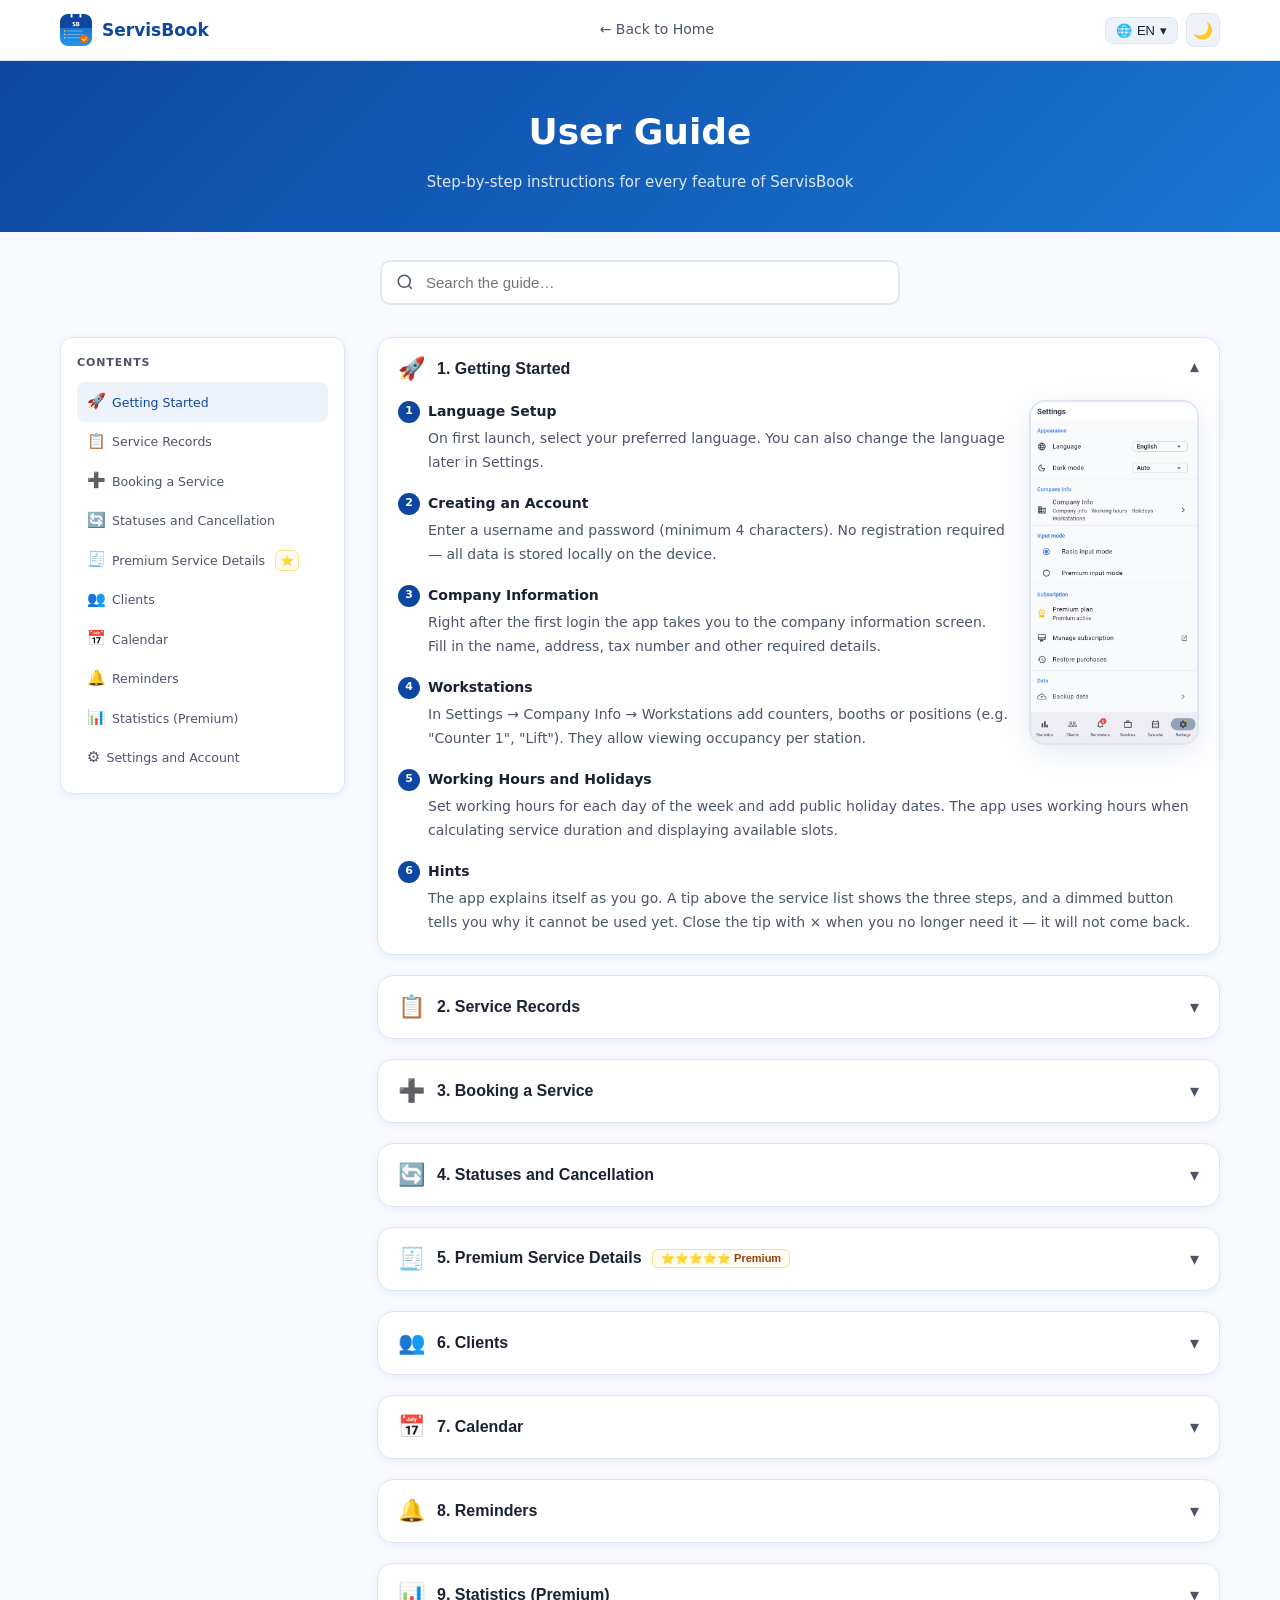
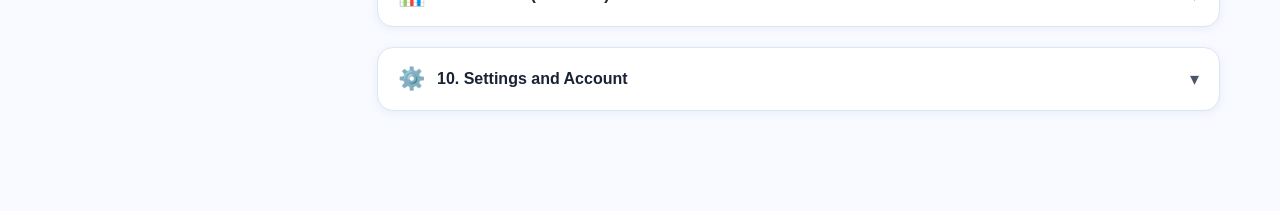
<file: guide.html>
<!DOCTYPE html>
<html lang="en">
<head>
  <meta charset="UTF-8">
  <meta name="viewport" content="width=device-width,initial-scale=1">
  <title>ServisBook — User Guide</title>
  <meta name="description" content="Complete user guide for ServisBook — getting started, service records, calendar, reminders, statistics and more.">
  <style>
    :root {
      --bg: #f8faff; --bg-alt: #eef2fb; --nav-bg: rgba(255,255,255,.96);
      --text: #1a2333; --text-muted: #4a5568; --border: #dde6f3;
      --primary: #0D47A1; --primary-l: #1565C0; --primary-xl: #1976D2;
      --gold: #F9A825; --gold-bg: #fffbf0; --gold-border: #ffe082;
      --card: #ffffff;
      --shadow-sm: 0 2px 8px rgba(13,71,161,.07);
      --shadow: 0 8px 32px rgba(13,71,161,.10);
      --r: 12px;
    }
    @media (prefers-color-scheme: dark) {
      :root:not([data-theme="light"]) {
        --bg: #0a1628; --bg-alt: #0d1f38; --nav-bg: rgba(10,22,40,.96);
        --text: #dde8f4; --text-muted: #7a9ab5; --border: #1a3355;
        --card: #0f1e35; --gold-bg: #1c1500; --gold-border: #3d2e00;
        --shadow-sm: 0 2px 8px rgba(0,0,0,.25);
        --shadow: 0 8px 32px rgba(0,0,0,.35);
      }
    }
    :root[data-theme="dark"] {
      --bg: #0a1628; --bg-alt: #0d1f38; --nav-bg: rgba(10,22,40,.96);
      --text: #dde8f4; --text-muted: #7a9ab5; --border: #1a3355;
      --card: #0f1e35; --gold-bg: #1c1500; --gold-border: #3d2e00;
      --shadow-sm: 0 2px 8px rgba(0,0,0,.25); --shadow: 0 8px 32px rgba(0,0,0,.35);
    }
    :root[data-theme="light"] {
      --bg: #f8faff; --bg-alt: #eef2fb; --nav-bg: rgba(255,255,255,.96);
      --text: #1a2333; --text-muted: #4a5568; --border: #dde6f3;
      --card: #ffffff; --gold-bg: #fffbf0; --gold-border: #ffe082;
      --shadow-sm: 0 2px 8px rgba(13,71,161,.07); --shadow: 0 8px 32px rgba(13,71,161,.10);
    }

    *, *::before, *::after { box-sizing: border-box; margin: 0; padding: 0; }
    html { scroll-behavior: smooth; }
    body { font-family: -apple-system, BlinkMacSystemFont, 'Segoe UI', system-ui, sans-serif;
      background: var(--bg); color: var(--text); line-height: 1.7; font-size: 15px; }
    img { max-width: 100%; display: block; }
    a { color: var(--primary-xl); }

    /* NAV */
    .nav {
      position: sticky; top: 0; z-index: 100;
      background: var(--nav-bg); backdrop-filter: blur(12px);
      border-bottom: 1px solid var(--border);
    }
    .nav-inner {
      max-width: 1200px; margin: 0 auto;
      display: flex; align-items: center; justify-content: space-between;
      padding: 0 20px; height: 60px; gap: 16px;
    }
    .nav-logo { display: flex; align-items: center; gap: 10px; text-decoration: none; }
    .nav-logo img { width: 32px; height: 32px; border-radius: 8px; }
    .nav-logo span { font-weight: 700; font-size: 17px; color: var(--primary); }
    .nav-back { font-size: 14px; color: var(--text-muted); text-decoration: none; display: flex; align-items: center; gap: 4px; white-space: nowrap; }
    .nav-back:hover { color: var(--primary); }
    .nav-right { display: flex; align-items: center; gap: 8px; }
    .theme-btn {
      background: var(--bg-alt); border: 1px solid var(--border); border-radius: 8px;
      width: 34px; height: 34px; cursor: pointer; font-size: 16px;
      display: flex; align-items: center; justify-content: center;
    }

    /* HEADER */
    .guide-header {
      background: linear-gradient(135deg, var(--primary) 0%, var(--primary-xl) 100%);
      color: #fff; padding: 40px 20px 36px; text-align: center;
    }
    .guide-header h1 { font-size: clamp(22px, 5vw, 36px); font-weight: 800; margin-bottom: 8px; }
    .guide-header p { opacity: .85; font-size: 15px; max-width: 520px; margin: 0 auto; }

    /* SEARCH */
    .search-wrap { max-width: 560px; margin: 28px auto 0; padding: 0 20px; }
    .search-input {
      width: 100%; padding: 12px 16px 12px 44px; border-radius: 10px;
      border: 2px solid var(--border); background: var(--card); color: var(--text);
      font-size: 15px; outline: none; transition: border-color .15s;
      background-image: url("data:image/svg+xml,%3Csvg xmlns='http://www.w3.org/2000/svg' width='18' height='18' viewBox='0 0 24 24' fill='none' stroke='%234a5568' stroke-width='2'%3E%3Ccircle cx='11' cy='11' r='8'/%3E%3Cpath d='m21 21-4.35-4.35'/%3E%3C/svg%3E");
      background-repeat: no-repeat; background-position: 14px center;
    }
    .search-input:focus { border-color: var(--primary-xl); }

    /* LAYOUT */
    .guide-layout {
      max-width: 1200px; margin: 0 auto;
      display: grid; grid-template-columns: 1fr;
      padding: 32px 20px 80px; gap: 32px;
    }

    /* SIDEBAR */
    .sidebar {
      display: none;
    }
    .sidebar-inner {
      position: sticky; top: 76px;
      background: var(--card); border: 1px solid var(--border);
      border-radius: var(--r); padding: 16px; box-shadow: var(--shadow-sm);
    }
    .sidebar-title {
      font-size: 11px; font-weight: 700; color: var(--text-muted);
      text-transform: uppercase; letter-spacing: .08em; margin-bottom: 10px;
    }
    .sidebar-link {
      display: flex; align-items: center; gap: 6px;
      padding: 7px 10px; border-radius: 8px; text-decoration: none;
      font-size: 12.5px; color: var(--text-muted); transition: background .1s, color .1s;
      white-space: nowrap;
    }
    .sidebar-link:hover, .sidebar-link.active { background: var(--bg-alt); color: var(--primary); }
    .sidebar-link > span:first-child { font-size: 15px; }

    /* CONTENT */
    .guide-section {
      scroll-margin-top: 76px;
      background: var(--card); border: 1px solid var(--border);
      border-radius: 16px; overflow: hidden; box-shadow: var(--shadow-sm);
      margin-bottom: 20px;
    }
    .guide-section.hidden { display: none; }

    .section-header-btn {
      width: 100%; background: none; border: none; cursor: pointer;
      padding: 18px 20px; text-align: left;
      display: flex; align-items: center; justify-content: space-between; gap: 12px;
      color: var(--text);
    }
    .section-header-btn:hover { background: var(--bg-alt); }
    .section-title-row { display: flex; align-items: center; gap: 12px; }
    .section-icon { font-size: 22px; flex-shrink: 0; }
    .section-title { font-size: 16px; font-weight: 700; }
    .section-chevron { font-size: 18px; color: var(--text-muted); transition: transform .2s; flex-shrink: 0; }
    .guide-section.open .section-chevron { transform: rotate(180deg); }

    .section-body { display: none; padding: 0 20px 20px; }
    .guide-section.open .section-body { display: block; }

    /* Screenshot in guide */
    .guide-screenshot {
      /* Phones first: full width above the text. Floating it beside the text
         left the text about 158px wide on a 432px phone - three words a line. */
      float: none; width: 100%; max-width: 300px; margin: 0 auto 20px;
      border-radius: 16px;
      border: 2px solid var(--border); overflow: hidden;
      box-shadow: var(--shadow);
    }
    .guide-screenshot img { width: 100%; display: block; }
    .clearfix::after { content: ''; display: table; clear: both; }

    /* Items */
    .item { margin-bottom: 18px; }
    .item:last-child { margin-bottom: 0; }
    .item-num {
      display: inline-flex; align-items: center; justify-content: center;
      width: 22px; height: 22px; border-radius: 50%;
      background: var(--primary); color: #fff;
      font-size: 11px; font-weight: 700; flex-shrink: 0; margin-right: 8px;
    }
    .item-header { display: flex; align-items: center; margin-bottom: 4px; }
    .item-title { font-size: 14px; font-weight: 700; color: var(--text); }
    .item-body { font-size: 14px; color: var(--text-muted); line-height: 1.65; padding-left: 30px; }

    /* Premium badge */
    .premium-note {
      display: inline-flex; align-items: center; gap: 4px;
      background: var(--gold-bg); border: 1px solid var(--gold-border);
      color: #92400e; font-size: 11px; font-weight: 700;
      padding: 2px 8px; border-radius: 6px; margin-left: 6px;
      vertical-align: middle;
    }
    .sidebar-link .premium-note { font-size: 10px; padding: 1px 5px; margin-left: 4px; }
    @media (prefers-color-scheme: dark) {
      :root:not([data-theme="light"]) .premium-note { color: var(--gold); }
    }
    :root[data-theme="dark"] .premium-note { color: var(--gold); }

    /* No results */
    .no-results { text-align: center; padding: 48px 20px; color: var(--text-muted); font-size: 15px; }

    /* RESPONSIVE */
    /* Touch devices, and any narrow window: the bar's controls were 32px and
       34px tall - too small for a finger. A mouse pointer is left alone. */
    @media (pointer: coarse), (max-width: 699px) {
      .nav-logo { min-height: 44px; }
      .theme-btn { width: 44px; height: 44px; }
    }
    @media (max-width: 699px) {
      /* No room beside the logo, language and theme buttons; on a Pixel 8a it
         wrapped onto two lines inside a 60px bar. The logo already links home. */
      .nav-back { display: none; }
    }
    @media (min-width: 700px) {
      .guide-screenshot { float: right; width: 140px; margin: 0 0 16px 20px; }
    }
    @media (min-width: 900px) {
      .guide-layout { grid-template-columns: 285px 1fr; }
      .sidebar { display: block; }
    }
    @media (min-width: 1024px) {
      .guide-screenshot { width: 170px; }
    }
    .lang-wrap { position: relative; }
    .lang-btn {
      background: var(--bg-alt); border: 1px solid var(--border); border-radius: 8px;
      padding: 5px 10px; cursor: pointer; font-size: 13px; color: var(--text);
      display: flex; align-items: center; gap: 5px; white-space: nowrap;
    }
    .lang-btn:hover { border-color: var(--primary-xl); }
    .lang-dropdown {
      display: none; position: absolute; right: 0; top: calc(100% + 6px);
      background: var(--card); border: 1px solid var(--border); border-radius: 10px;
      box-shadow: var(--shadow); min-width: 160px; overflow: hidden; z-index: 200;
    }
    .lang-dropdown.open { display: block; }
    .lang-option {
      display: flex; align-items: center; gap: 8px;
      padding: 9px 14px; cursor: pointer; font-size: 13px;
      color: var(--text); transition: background .1s;
    }
    .lang-option:hover { background: var(--bg-alt); }
    .lang-option.active { color: var(--primary); font-weight: 600; }


    /* Touch devices, and any narrow window: a finger needs about 44px.
       The button measured 79x29 and the dropdown rows about 36px. */
    @media (pointer: coarse), (max-width: 699px) {
      .lang-btn { min-height: 44px; padding: 5px 12px; }
      .lang-option { min-height: 44px; padding: 11px 14px; }
    }

  </style>
</head>
<body>

<nav class="nav">
  <div class="nav-inner">
    <a class="nav-logo" href="index.html">
      <img src="assets/logo.png" alt="ServisBook">
      <span>ServisBook</span>
    </a>
    <a class="nav-back" href="index.html" data-i18n="siteBackHome">← Back to Home</a>
    <div class="nav-right">
      <div class="lang-wrap">
        <button class="lang-btn" id="lang-btn" aria-label="Language">&#127760; <span id="lang-label">EN</span> &#9662;</button>
        <div class="lang-dropdown" id="lang-dropdown">
          <div class="lang-option" data-lang="en">English</div>
          <div class="lang-option" data-lang="sr">Srpski</div>
          <div class="lang-option" data-lang="hr">Hrvatski</div>
          <div class="lang-option" data-lang="de">Deutsch</div>
          <div class="lang-option" data-lang="fr">Fran&ccedil;ais</div>
          <div class="lang-option" data-lang="it">Italiano</div>
          <div class="lang-option" data-lang="es">Espa&ntilde;ol</div>
          <div class="lang-option" data-lang="nl">Nederlands</div>
          <div class="lang-option" data-lang="pl">Polski</div>
          <div class="lang-option" data-lang="pt">Portugu&ecirc;s</div>
        </div>
      </div>
      <button class="theme-btn" id="theme-btn" aria-label="Toggle theme">🌙</button>
    </div>
  </div>
</nav>

<div class="guide-header">
  <h1 data-i18n="siteGuideTitle">User Guide</h1>
  <p data-i18n="siteGuideSubtitle">Step-by-step instructions for every feature of ServisBook</p>
</div>

<div class="search-wrap">
  <input class="search-input" id="search" type="search" data-i18n-ph="siteSearchPlaceholder" placeholder="Search the guide…" autocomplete="off">
</div>

<div class="guide-layout">

  <!-- SIDEBAR -->
  <aside class="sidebar">
    <div class="sidebar-inner">
      <div class="sidebar-title" data-i18n="siteContents">Contents</div>
      <a class="sidebar-link" href="#s1"><span>🚀</span> <span data-i18n="helpSec1Title">Getting Started</span></a>
      <a class="sidebar-link" href="#s2"><span>📋</span> <span data-i18n="helpSec2Title">Service Records</span></a>
      <a class="sidebar-link" href="#s3"><span>➕</span> <span data-i18n="helpSec3Title">Booking a Service</span></a>
      <a class="sidebar-link" href="#s4"><span>🔄</span> <span data-i18n="helpSec4Title">Statuses and Cancellation</span></a>
      <a class="sidebar-link" href="#s5"><span>🧾</span> <span data-i18n="helpSec5Title">Premium Service Details</span> <span class="premium-note">⭐</span></a>
      <a class="sidebar-link" href="#s6"><span>👥</span> <span data-i18n="helpSec6Title">Clients</span></a>
      <a class="sidebar-link" href="#s7"><span>📅</span> <span data-i18n="helpSec7Title">Calendar</span></a>
      <a class="sidebar-link" href="#s8"><span>🔔</span> <span data-i18n="helpSec8Title">Reminders</span></a>
      <a class="sidebar-link" href="#s9"><span>📊</span> <span data-i18n="helpSec9Title">Statistics (Premium)</span></a>
      <a class="sidebar-link" href="#s10"><span>⚙️</span> <span data-i18n="helpSec10Title">Settings and Account</span></a>
    </div>
  </aside>

  <!-- CONTENT -->
  <main id="guide-content">
    <div class="guide-section open" id="s1" data-section="getting started language account company workstations working hours holidays hints">
      <button class="section-header-btn" onclick="toggleSection(this)">
        <div class="section-title-row">
          <span class="section-icon">🚀</span>
          <span class="section-title">1. <span data-i18n="helpSec1Title">Getting Started</span></span>
        </div>
        <span class="section-chevron">▾</span>
      </button>
      <div class="section-body">
        <div class="guide-screenshot">
          <img src="assets/7.jpg" alt="Settings" loading="lazy">
        </div>
        <div class="clearfix">
          <div class="item">
            <div class="item-header"><span class="item-num">1</span><span class="item-title"><span data-i18n="helpSec1I1Title">Language Setup</span></span></div>
            <div class="item-body" data-i18n="helpSec1I1Body">On first launch, select your preferred language. You can also change the language later in Settings.</div>
          </div>
          <div class="item">
            <div class="item-header"><span class="item-num">2</span><span class="item-title"><span data-i18n="helpSec1I2Title">Creating an Account</span></span></div>
            <div class="item-body" data-i18n="helpSec1I2Body">Enter a username and password (minimum 4 characters). No registration required — all data is stored locally on the device.</div>
          </div>
          <div class="item">
            <div class="item-header"><span class="item-num">3</span><span class="item-title"><span data-i18n="helpSec1I3Title">Company Information</span></span></div>
            <div class="item-body" data-i18n="helpSec1I3Body">Right after the first login the app takes you to the company information screen. Fill in the name, address, tax number and other required details.</div>
          </div>
          <div class="item">
            <div class="item-header"><span class="item-num">4</span><span class="item-title"><span data-i18n="helpSec1I4Title">Workstations</span></span></div>
            <div class="item-body" data-i18n="helpSec1I4Body">In Settings → Company Info → Workstations add counters, booths or positions (e.g. \"Counter 1\", \"Lift\"). They allow viewing occupancy per station.</div>
          </div>
          <div class="item">
            <div class="item-header"><span class="item-num">5</span><span class="item-title"><span data-i18n="helpSec1I5Title">Working Hours and Holidays</span></span></div>
            <div class="item-body" data-i18n="helpSec1I5Body">Set working hours for each day of the week and add public holiday dates. The app uses working hours when calculating service duration and displaying available slots.</div>
          </div>
          <div class="item">
            <div class="item-header"><span class="item-num">6</span><span class="item-title"><span data-i18n="helpSec1I6Title">Hints</span></span></div>
            <div class="item-body" data-i18n="helpSec1I6Body">The app explains itself as you go. A tip above the service list shows the three steps, and a dimmed button tells you why it cannot be used yet. Close the tip with × when you no longer need it — it will not come back.</div>
          </div>
        </div>
      </div>
    </div>

    <div class="guide-section" id="s2" data-section="service records tabs scheduled in progress completed cards color search filter sort period revenue">
      <button class="section-header-btn" onclick="toggleSection(this)">
        <div class="section-title-row">
          <span class="section-icon">📋</span>
          <span class="section-title">2. <span data-i18n="helpSec2Title">Service Records</span></span>
        </div>
        <span class="section-chevron">▾</span>
      </button>
      <div class="section-body">
        <div class="guide-screenshot">
          <img src="assets/1.jpg" alt="Service Records" loading="lazy">
        </div>
        <div class="clearfix">
          <div class="item">
            <div class="item-header"><span class="item-num">1</span><span class="item-title"><span data-i18n="helpSec2I1Title">Three Tabs — Three Statuses</span></span></div>
            <div class="item-body" data-i18n="helpSec2I1Body">Service records are divided into three tabs:<br>• Scheduled — appointments yet to be carried out<br>• In Progress — services currently underway<br>• Completed — archive of all finished services</div>
          </div>
          <div class="item">
            <div class="item-header"><span class="item-num">2</span><span class="item-title"><span data-i18n="helpSec2I2Title">Time Period for Completed Services</span></span></div>
            <div class="item-body" data-i18n="helpSec2I2Body">Select the review period: 15 days, 30 days, 6 months, 12 months or all time.</div>
          </div>
          <div class="item">
            <div class="item-header"><span class="item-num">3</span><span class="item-title"><span data-i18n="helpSec2I3Title">Card Colors</span></span></div>
            <div class="item-body" data-i18n="helpSec2I3Body">Cards can be color-coded:<br>• Yellow background — service should have started but hasn't<br>• Green background — service is in progress and completion time is approaching</div>
          </div>
          <div class="item">
            <div class="item-header"><span class="item-num">4</span><span class="item-title"><span data-i18n="helpSec2I4Title">Sound Alarm</span></span></div>
            <div class="item-body" data-i18n="helpSec2I4Body">If you enable sound alerts in Settings → Notifications, the app will notify you with sound and vibration when a scheduled appointment time arrives.</div>
          </div>
          <div class="item">
            <div class="item-header"><span class="item-num">5</span><span class="item-title"><span data-i18n="helpSec2I5Title">Search</span></span></div>
            <div class="item-body" data-i18n="helpSec2I5Body">At the top of the screen enter part of the service description or client name. The list filters in real time.</div>
          </div>
          <div class="item">
            <div class="item-header"><span class="item-num">6</span><span class="item-title"><span data-i18n="helpSec2I6Title">Filtering and Sorting</span></span></div>
            <div class="item-body" data-i18n="helpSec2I6Body">Use the calendar icon to filter by date. Use the sort icon to order the list by date, price or client name.</div>
          </div>
          <div class="item">
            <div class="item-header"><span class="item-num">7</span><span class="item-title"><span data-i18n="helpSec2I7Title">Daily Revenue</span></span></div>
            <div class="item-body" data-i18n="helpSec2I7Body">In the Completed tab each day shows the total earned that day. A service counts on the day it was finished, not the day it was booked.</div>
          </div>
        </div>
      </div>
    </div>

    <div class="guide-section" id="s3" data-section="booking add new service client date time description notes photos sms reminder">
      <button class="section-header-btn" onclick="toggleSection(this)">
        <div class="section-title-row">
          <span class="section-icon">➕</span>
          <span class="section-title">3. <span data-i18n="helpSec3Title">Booking a Service</span></span>
        </div>
        <span class="section-chevron">▾</span>
      </button>
      <div class="section-body">
        <div class="guide-screenshot">
          <img src="assets/8.jpg" alt="Add Service form" loading="lazy">
        </div>
        <div class="clearfix">
          <div class="item">
            <div class="item-header"><span class="item-num">1</span><span class="item-title"><span data-i18n="helpSec3I1Title">Starting</span></span></div>
            <div class="item-body" data-i18n="helpSec3I1Body">Tap the + button in the bottom right of the Services screen, or tap a free slot in the Calendar.</div>
          </div>
          <div class="item">
            <div class="item-header"><span class="item-num">2</span><span class="item-title"><span data-i18n="helpSec3I2Title">Selecting a Client</span></span></div>
            <div class="item-body" data-i18n="helpSec3I2Body">Choose a client from the list or add a new one directly on the form. The client must be added before booking a service.</div>
          </div>
          <div class="item">
            <div class="item-header"><span class="item-num">3</span><span class="item-title"><span data-i18n="helpSec3I3Title">Date and Time</span></span></div>
            <div class="item-body" data-i18n="helpSec3I3Body">Select start date and time. Enter duration or manually select end time. Duration is calculated in working hours according to your schedule.</div>
          </div>
          <div class="item">
            <div class="item-header"><span class="item-num">4</span><span class="item-title"><span data-i18n="helpSec3I4Title">Description and Notes</span></span></div>
            <div class="item-body" data-i18n="helpSec3I4Body">Service description is required in Basic entry mode. Notes are optional and appear in italic on the card.</div>
          </div>
          <div class="item">
            <div class="item-header"><span class="item-num">5</span><span class="item-title"><span data-i18n="helpSec3I5Title">Photos</span></span></div>
            <div class="item-body" data-i18n="helpSec3I5Body">Add photos from the gallery or camera. They are stored locally and displayed as thumbnails on the card.</div>
          </div>
          <div class="item">
            <div class="item-header"><span class="item-num">6</span><span class="item-title"><span data-i18n="helpSec3I6Title">SMS Confirmation to Client</span></span></div>
            <div class="item-body" data-i18n="helpSec3I6Body">Enable the \"Send SMS confirmation to client\" toggle before saving. The app opens the SMS app with a pre-filled number and message.</div>
          </div>
          <div class="item">
            <div class="item-header"><span class="item-num">7</span><span class="item-title"><span data-i18n="helpSec3I7Title">Reminder</span></span></div>
            <div class="item-body" data-i18n="helpSec3I7Body">Enable \"Add reminder\" and select the type. The reminder appears in the Reminders section on the selected date and time.</div>
          </div>
        </div>
      </div>
    </div>

    <div class="guide-section" id="s4" data-section="status change in progress completed cancel cancellation pdf export share">
      <button class="section-header-btn" onclick="toggleSection(this)">
        <div class="section-title-row">
          <span class="section-icon">🔄</span>
          <span class="section-title">4. <span data-i18n="helpSec4Title">Statuses and Cancellation</span></span>
        </div>
        <span class="section-chevron">▾</span>
      </button>
      <div class="section-body">
        <div class="guide-screenshot">
          <img src="assets/20.jpg" alt="Service Details" loading="lazy">
        </div>
        <div class="clearfix">
          <div class="item">
            <div class="item-header"><span class="item-num">1</span><span class="item-title"><span data-i18n="helpSec4I1Title">Starting a Service</span></span></div>
            <div class="item-body" data-i18n="helpSec4I1Body">On the card in the \"Scheduled\" tab tap the \"In progress\" button. The service moves to the In progress tab.</div>
          </div>
          <div class="item">
            <div class="item-header"><span class="item-num">2</span><span class="item-title"><span data-i18n="helpSec4I2Title">Completing a Service</span></span></div>
            <div class="item-body" data-i18n="helpSec4I2Body">On the card in the \"In progress\" tab tap \"Completed\". Enter the final price (if not already entered). The service moves to Completed. The \"Completed\" button only works once the service is in progress.</div>
          </div>
          <div class="item">
            <div class="item-header"><span class="item-num">3</span><span class="item-title"><span data-i18n="helpSec4I3Title">Cancellation</span></span></div>
            <div class="item-body" data-i18n="helpSec4I3Body">Tap \"Cancel\" on the card in the Scheduled tab. Confirm the cancellation and, if desired, send an SMS notification to the client.</div>
          </div>
          <div class="item">
            <div class="item-header"><span class="item-num">4</span><span class="item-title"><span data-i18n="helpSec4I4Title">View and PDF Export</span></span></div>
            <div class="item-body" data-i18n="helpSec4I4Body">Tap the completed service card for a detailed view. Use the share icon in the top right to generate and send a PDF.</div>
          </div>
        </div>
      </div>
    </div>

    <div class="guide-section" id="s5" data-section="premium input mode vat tax line items pdf service details">
      <button class="section-header-btn" onclick="toggleSection(this)">
        <div class="section-title-row">
          <span class="section-icon">🧾</span>
          <span class="section-title">5. <span data-i18n="helpSec5Title">Premium Service Details</span> <span class="premium-note">⭐⭐⭐⭐⭐ Premium</span></span>
        </div>
        <span class="section-chevron">▾</span>
      </button>
      <div class="section-body">
        <div class="guide-screenshot">
          <img src="assets/19.png" alt="Premium Input Mode" loading="lazy">
        </div>
        <div class="clearfix">
          <div class="item">
            <div class="item-header"><span class="item-num">1</span><span class="item-title"><span data-i18n="helpSec5I1Title">Enabling Premium Entry Mode</span></span></div>
            <div class="item-body" data-i18n="helpSec5I1Body">Go to Settings → Entry Mode → Premium. Available only to Premium plan users.</div>
          </div>
          <div class="item">
            <div class="item-header"><span class="item-num">2</span><span class="item-title"><span data-i18n="helpSec5I2Title">Adding Line Items</span></span></div>
            <div class="item-body" data-i18n="helpSec5I2Body">In Premium mode the service form shows a table. Add rows with item name, unit, quantity and unit price.</div>
          </div>
          <div class="item">
            <div class="item-header"><span class="item-num">3</span><span class="item-title"><span data-i18n="helpSec5I3Title">Tax (VAT)</span></span></div>
            <div class="item-body" data-i18n="helpSec5I3Body">Enter the VAT rate in Settings (e.g. 20%). The app automatically calculates the tax amount and total.</div>
          </div>
          <div class="item">
            <div class="item-header"><span class="item-num">4</span><span class="item-title"><span data-i18n="helpSec5I4Title">PDF Service Details</span></span></div>
            <div class="item-body" data-i18n="helpSec5I4Body">On the Service Details screen tap the share icon. A PDF is generated with company data, client and all line items.</div>
          </div>
        </div>
      </div>
    </div>

    <div class="guide-section" id="s6" data-section="clients add import contacts history delete earnings call sms email limit">
      <button class="section-header-btn" onclick="toggleSection(this)">
        <div class="section-title-row">
          <span class="section-icon">👥</span>
          <span class="section-title">6. <span data-i18n="helpSec6Title">Clients</span></span>
        </div>
        <span class="section-chevron">▾</span>
      </button>
      <div class="section-body">
        <div class="guide-screenshot">
          <img src="assets/10.jpg" alt="Clients list" loading="lazy">
        </div>
        <div class="clearfix">
          <div class="item">
            <div class="item-header"><span class="item-num">1</span><span class="item-title"><span data-i18n="helpSec6I1Title">Adding a Client</span></span></div>
            <div class="item-body" data-i18n="helpSec6I1Body">Tap + and manually enter last name, first name and phone number (required). E-mail, address and notes are optional.</div>
          </div>
          <div class="item">
            <div class="item-header"><span class="item-num">2</span><span class="item-title"><span data-i18n="helpSec6I2Title">Import from Contacts</span></span></div>
            <div class="item-body" data-i18n="helpSec6I2Body">On the form tap the contact icon. The app opens the phone contacts — select a contact and the data is filled in automatically.</div>
          </div>
          <div class="item">
            <div class="item-header"><span class="item-num">3</span><span class="item-title"><span data-i18n="helpSec6I3Title">Client History</span></span></div>
            <div class="item-body" data-i18n="helpSec6I3Body">Tap on a client in the list to see all their services, total number of appointments and total earnings.</div>
          </div>
          <div class="item">
            <div class="item-header"><span class="item-num">4</span><span class="item-title"><span data-i18n="helpSec6I4Title">Deleting a Client</span></span></div>
            <div class="item-body" data-i18n="helpSec6I4Body">On the client profile tap the delete icon. Warning: deleting a client also removes all their services and reminders.</div>
          </div>
          <div class="item">
            <div class="item-header"><span class="item-num">5</span><span class="item-title"><span data-i18n="helpSec6I5Title">Contacting a Client</span></span></div>
            <div class="item-body" data-i18n="helpSec6I5Body">Tap the phone icon next to a client in the list, or open the client and use the icons on their card. Choose call, SMS or e-mail and the app opens the matching app with the client already filled in.</div>
          </div>
          <div class="item">
            <div class="item-header"><span class="item-num">6</span><span class="item-title"><span data-i18n="siteClientLimitTitle">Client Limit</span> <span class="premium-note">⭐⭐⭐⭐⭐ Premium</span></span></div>
            <div class="item-body" data-i18n="siteClientLimitBody">The free plan supports up to 40 clients. Upgrade to Premium for unlimited clients.</div>
          </div>
        </div>
      </div>
    </div>

    <div class="guide-section" id="s7" data-section="calendar monthly daily timeline booking workstation filter">
      <button class="section-header-btn" onclick="toggleSection(this)">
        <div class="section-title-row">
          <span class="section-icon">📅</span>
          <span class="section-title">7. <span data-i18n="helpSec7Title">Calendar</span></span>
        </div>
        <span class="section-chevron">▾</span>
      </button>
      <div class="section-body">
        <div class="guide-screenshot">
          <img src="assets/2.jpg" alt="Calendar" loading="lazy">
        </div>
        <div class="clearfix">
          <div class="item">
            <div class="item-header"><span class="item-num">1</span><span class="item-title"><span data-i18n="helpSec7I1Title">Monthly View</span></span></div>
            <div class="item-body" data-i18n="helpSec7I1Body">Shows which days have scheduled appointments. Tap a day to see the detailed daily view.</div>
          </div>
          <div class="item">
            <div class="item-header"><span class="item-num">2</span><span class="item-title"><span data-i18n="helpSec7I2Title">Daily Timeline</span></span></div>
            <div class="item-body" data-i18n="helpSec7I2Body">Vertical view of the day with all scheduled appointments. Each block shows client name, description and duration.</div>
          </div>
          <div class="item">
            <div class="item-header"><span class="item-num">3</span><span class="item-title"><span data-i18n="helpSec7I3Title">Booking from Calendar</span></span></div>
            <div class="item-body" data-i18n="helpSec7I3Body">Tap a free slot in the daily view to immediately open the new service form with a pre-set date and time.</div>
          </div>
          <div class="item">
            <div class="item-header"><span class="item-num">4</span><span class="item-title"><span data-i18n="helpSec7I4Title">Filtering by Workstation</span></span></div>
            <div class="item-body" data-i18n="helpSec7I4Body">If you have multiple workstations, use the filter at the top to see appointments for one station only.</div>
          </div>
        </div>
      </div>
    </div>

    <div class="guide-section" id="s8" data-section="reminders call sms offer new service personal note done">
      <button class="section-header-btn" onclick="toggleSection(this)">
        <div class="section-title-row">
          <span class="section-icon">🔔</span>
          <span class="section-title">8. <span data-i18n="helpSec8Title">Reminders</span></span>
        </div>
        <span class="section-chevron">▾</span>
      </button>
      <div class="section-body">
        <div class="guide-screenshot">
          <img src="assets/4.jpg" alt="Reminders" loading="lazy">
        </div>
        <div class="clearfix">
          <div class="item">
            <div class="item-header"><span class="item-num">1</span><span class="item-title"><span data-i18n="helpSec8I1Title">Reminder Types</span></span></div>
            <div class="item-body" data-i18n="helpSec8I1Body">• Call — opens the phone app<br>• SMS — opens SMS app with a pre-defined message<br>• Offer — opens e-mail app<br>• New service — opens the booking form<br>• Personal note — personal reminder, no automatic action</div>
          </div>
          <div class="item">
            <div class="item-header"><span class="item-num">2</span><span class="item-title"><span data-i18n="helpSec8I2Title">Adding a Reminder</span></span></div>
            <div class="item-body" data-i18n="helpSec8I2Body">Tap + for a new reminder. Select type, client, date and time. The reminder appears in the list on the scheduled date.</div>
          </div>
          <div class="item">
            <div class="item-header"><span class="item-num">3</span><span class="item-title"><span data-i18n="helpSec8I3Title">Marking as Done</span></span></div>
            <div class="item-body" data-i18n="helpSec8I3Body">After completing the action (call, SMS...) mark the reminder as done. It moves to the Done section.</div>
          </div>
        </div>
      </div>
    </div>

    <div class="guide-section" id="s9" data-section="statistics premium charts revenue clients trend busiest day average">
      <button class="section-header-btn" onclick="toggleSection(this)">
        <div class="section-title-row">
          <span class="section-icon">📊</span>
          <span class="section-title">9. <span data-i18n="helpSec9Title">Statistics (Premium)</span></span>
        </div>
        <span class="section-chevron">▾</span>
      </button>
      <div class="section-body">
        <div class="guide-screenshot">
          <img src="assets/3.jpg" alt="Statistics" loading="lazy">
        </div>
        <div class="clearfix">
          <div class="item">
            <div class="item-header"><span class="item-num">1</span><span class="item-title"><span data-i18n="helpSec9I1Title">Premium Feature</span></span></div>
            <div class="item-body" data-i18n="helpSec9I1Body">Statistics are available exclusively to Premium plan users. The free version shows a blurred preview with a lock icon.</div>
          </div>
          <div class="item">
            <div class="item-header"><span class="item-num">2</span><span class="item-title"><span data-i18n="helpSec9I2Title">Available Charts</span></span></div>
            <div class="item-body" data-i18n="helpSec9I2Body">• Revenue in selected month<br>• Monthly revenue trend<br>• Revenue by workstation<br>• Top 5 clients by revenue and job count<br>• Service status distribution<br>• Job count trend<br>• Busiest day of the week<br>• New clients per month<br>• Average service value trend<br>• Loyal and one-time clients<br>• Average service duration<br>• Revenue details: avg, max, yearly comparison<br>• Completed jobs by day</div>
          </div>
        </div>
      </div>
    </div>

    <div class="guide-section" id="s10" data-section="settings company language theme backup restore premium password change account purchases recovery code ads">
      <button class="section-header-btn" onclick="toggleSection(this)">
        <div class="section-title-row">
          <span class="section-icon">⚙️</span>
          <span class="section-title">10. <span data-i18n="helpSec10Title">Settings and Account</span></span>
        </div>
        <span class="section-chevron">▾</span>
      </button>
      <div class="section-body">
        <div class="guide-screenshot">
          <img src="assets/5.jpg" alt="Working Hours Settings" loading="lazy">
        </div>
        <div class="clearfix">
          <div class="item">
            <div class="item-header"><span class="item-num">1</span><span class="item-title"><span data-i18n="helpSec10I1Title">Company Information</span></span></div>
            <div class="item-body" data-i18n="helpSec10I1Body">Company name, address, tax number, registration number, bank account and contact details. Used on the service details page. Here you can also configure the working hours schedule by day, holiday dates, and workstation names.</div>
          </div>
          <div class="item">
            <div class="item-header"><span class="item-num">2</span><span class="item-title"><span data-i18n="siteWorkstationLimitTitle">Workstation Limit</span> <span class="premium-note">⭐⭐⭐⭐⭐ Premium</span></span></div>
            <div class="item-body" data-i18n="siteWorkstationLimitBody">The free plan supports up to 2 workstations. Upgrade to Premium for up to 20 workstations.</div>
          </div>
          <div class="item">
            <div class="item-header"><span class="item-num">3</span><span class="item-title"><span data-i18n="helpSec10I2Title">Language and Theme</span></span></div>
            <div class="item-body" data-i18n="helpSec10I2Body">10 languages available. Choose between light, dark or system theme.</div>
          </div>
          <div class="item">
            <div class="item-header"><span class="item-num">4</span><span class="item-title"><span data-i18n="helpSec10I3Title">Data Backup (Premium)</span></span></div>
            <div class="item-body" data-i18n="helpSec10I3Body">Create a backup of all data. The file is saved to the Downloads folder and can be used to transfer to another device.</div>
          </div>
          <div class="item">
            <div class="item-header"><span class="item-num">5</span><span class="item-title"><span data-i18n="helpSec10I4Title">Data Restore (Premium)</span></span></div>
            <div class="item-body" data-i18n="helpSec10I4Body">Import a previously created backup. Warning: restore replaces all existing data in the app.</div>
          </div>
          <div class="item">
            <div class="item-header"><span class="item-num">6</span><span class="item-title"><span data-i18n="siteNoAdsTitle">No Ads</span> <span class="premium-note">⭐⭐⭐⭐⭐ Premium</span></span></div>
            <div class="item-body" data-i18n="siteNoAdsBody">The free plan shows banner ads. Upgrade to Premium to remove all ads from the app.</div>
          </div>
          <div class="item">
            <div class="item-header"><span class="item-num">7</span><span class="item-title"><span data-i18n="helpSec10I5Title">Premium Plan</span></span></div>
            <div class="item-body" data-i18n="helpSec10I5Body">Upgrade to Premium for statistics, backup, line-item service view with VAT and unlimited clients and services. If you already have Premium, Manage subscription opens it in the Play Store.</div>
          </div>
          <div class="item">
            <div class="item-header"><span class="item-num">8</span><span class="item-title"><span data-i18n="helpSec10I6Title">Change Password</span></span></div>
            <div class="item-body" data-i18n="helpSec10I6Body">In Settings tap \"Change password\". Enter the old and new password (minimum 4 characters).</div>
          </div>
          <div class="item">
            <div class="item-header"><span class="item-num">9</span><span class="item-title"><span data-i18n="helpSec10I7Title">Restore Purchases</span></span></div>
            <div class="item-body" data-i18n="helpSec10I7Body">After reinstalling the app, or on a new phone with the same Google account, Premium comes back on its own. If it does not appear, tap Restore purchases.</div>
          </div>
          <div class="item">
            <div class="item-header"><span class="item-num">10</span><span class="item-title"><span data-i18n="helpSec10I8Title">Recovery Code</span></span></div>
            <div class="item-body" data-i18n="helpSec10I8Body">The recovery code is the only way back in if you forget your password. Write it down on paper or keep it in a password manager. You can view it or generate a new one under Settings → Account.</div>
          </div>
        </div>
      </div>
    </div>

    <div class="no-results" id="no-results" style="display:none" data-i18n="siteNoResults">No results found. Try a different search term.</div>
  </main>
</div>

<script>
  // Theme toggle
  const themeBtn = document.getElementById('theme-btn');
  function applyTheme(t) {
    document.documentElement.setAttribute('data-theme', t);
    themeBtn.textContent = t === 'dark' ? '☀️' : '🌙';
    localStorage.setItem('sb_theme', t);
  }
  themeBtn.addEventListener('click', () => {
    applyTheme(document.documentElement.getAttribute('data-theme') === 'dark' ? 'light' : 'dark');
  });
  const savedTheme = localStorage.getItem('sb_theme');
  if (savedTheme) applyTheme(savedTheme);

  // Accordion
  function toggleSection(btn) {
    const section = btn.closest('.guide-section');
    document.querySelectorAll('.guide-section').forEach(s => s.classList.toggle('open', s === section));
    document.querySelectorAll('.sidebar-link').forEach(l => l.classList.remove('active'));
    const link = document.querySelector(`.sidebar-link[href="#${section.id}"]`);
    if (link) link.classList.add('active');
    sidebarScrolling = true;
    clearTimeout(sidebarScrollTimer);
    setTimeout(() => section.scrollIntoView({ behavior: 'smooth', block: 'start' }), 30);
    sidebarScrollTimer = setTimeout(() => { sidebarScrolling = false; }, 1000);
  }

  // Search
  const searchInput = document.getElementById('search');
  const sections = document.querySelectorAll('.guide-section');
  const noResults = document.getElementById('no-results');

  searchInput.addEventListener('input', () => {
    const q = searchInput.value.toLowerCase().trim();
    let found = 0;
    sections.forEach(s => {
      const text = (s.dataset.section + ' ' + s.textContent).toLowerCase();
      const match = !q || text.includes(q);
      s.classList.toggle('hidden', !match);
      if (match) { found++; if (q) s.classList.add('open'); }
    });
    noResults.style.display = found === 0 ? 'block' : 'none';
  });

  // Sidebar click — otvori sekciju i scrolluj na vrh
  let sidebarScrolling = false;
  let sidebarScrollTimer;

  document.querySelectorAll('.sidebar-link').forEach(link => {
    link.addEventListener('click', function(e) {
      e.preventDefault();
      const targetId = this.getAttribute('href').slice(1);
      const target = document.getElementById(targetId);
      if (!target) return;
      sections.forEach(s => s.classList.toggle('open', s === target));

      sidebarScrolling = true;
      clearTimeout(sidebarScrollTimer);
      setTimeout(() => target.scrollIntoView({ behavior: 'smooth', block: 'start' }), 30);

      document.querySelectorAll('.sidebar-link').forEach(l => l.classList.remove('active'));
      this.classList.add('active');

      sidebarScrollTimer = setTimeout(() => { sidebarScrolling = false; }, 1000);
    });
  });

  // Sidebar active link on scroll — sekcija čiji je vrh najbliži nav dnu
  function updateSidebarActive() {
    if (sidebarScrolling) return;
    const navH = 80;
    let closest = null;
    let closestDist = Infinity;
    sections.forEach(s => {
      if (s.classList.contains('hidden')) return;
      const dist = Math.abs(s.getBoundingClientRect().top - navH);
      if (dist < closestDist) { closestDist = dist; closest = s; }
    });
    if (closest) {
      document.querySelectorAll('.sidebar-link').forEach(l => l.classList.remove('active'));
      const link = document.querySelector(`.sidebar-link[href="#${closest.id}"]`);
      if (link) link.classList.add('active');
    }
  }
  window.addEventListener('scroll', updateSidebarActive, { passive: true });
</script>
<script src="guide-i18n.js"></script>
<script>
  // GENERISANO ugradjeno: prati izbor jezika sa index.html preko localStorage 'sb_lang'.
  const LANG_LABELS = { en:'EN', sr:'SR', hr:'HR', de:'DE', fr:'FR', it:'IT', es:'ES', nl:'NL', pl:'PL', pt:'PT' };
  function applyLang(lang) {
    if (!T[lang]) return;
    document.documentElement.lang = lang;
    document.querySelectorAll('[data-i18n]').forEach(el => {
      const k = el.getAttribute('data-i18n');
      if (T[lang][k] !== undefined) el.innerHTML = T[lang][k];
    });
    document.querySelectorAll('[data-i18n-ph]').forEach(el => {
      const k = el.getAttribute('data-i18n-ph');
      if (T[lang][k] !== undefined) el.placeholder = T[lang][k];
    });
    document.getElementById('lang-label').textContent = LANG_LABELS[lang] || lang.toUpperCase();
    document.querySelectorAll('.lang-option').forEach(o => o.classList.toggle('active', o.dataset.lang === lang));
    localStorage.setItem('sb_lang', lang);
  }
  function detectLang() {
    const saved = localStorage.getItem('sb_lang');
    if (saved && T[saved]) return saved;
    const nav = (navigator.language || '').toLowerCase().slice(0, 2);
    return T[nav] ? nav : 'en';
  }
  const langBtn = document.getElementById('lang-btn');
  const langDrop = document.getElementById('lang-dropdown');
  langBtn.addEventListener('click', e => { e.stopPropagation(); langDrop.classList.toggle('open'); });
  document.addEventListener('click', () => langDrop.classList.remove('open'));
  document.querySelectorAll('.lang-option').forEach(o => {
    o.addEventListener('click', () => { applyLang(o.dataset.lang); langDrop.classList.remove('open'); });
  });
  applyLang(detectLang());
</script>

</body>
</html>
</file>
